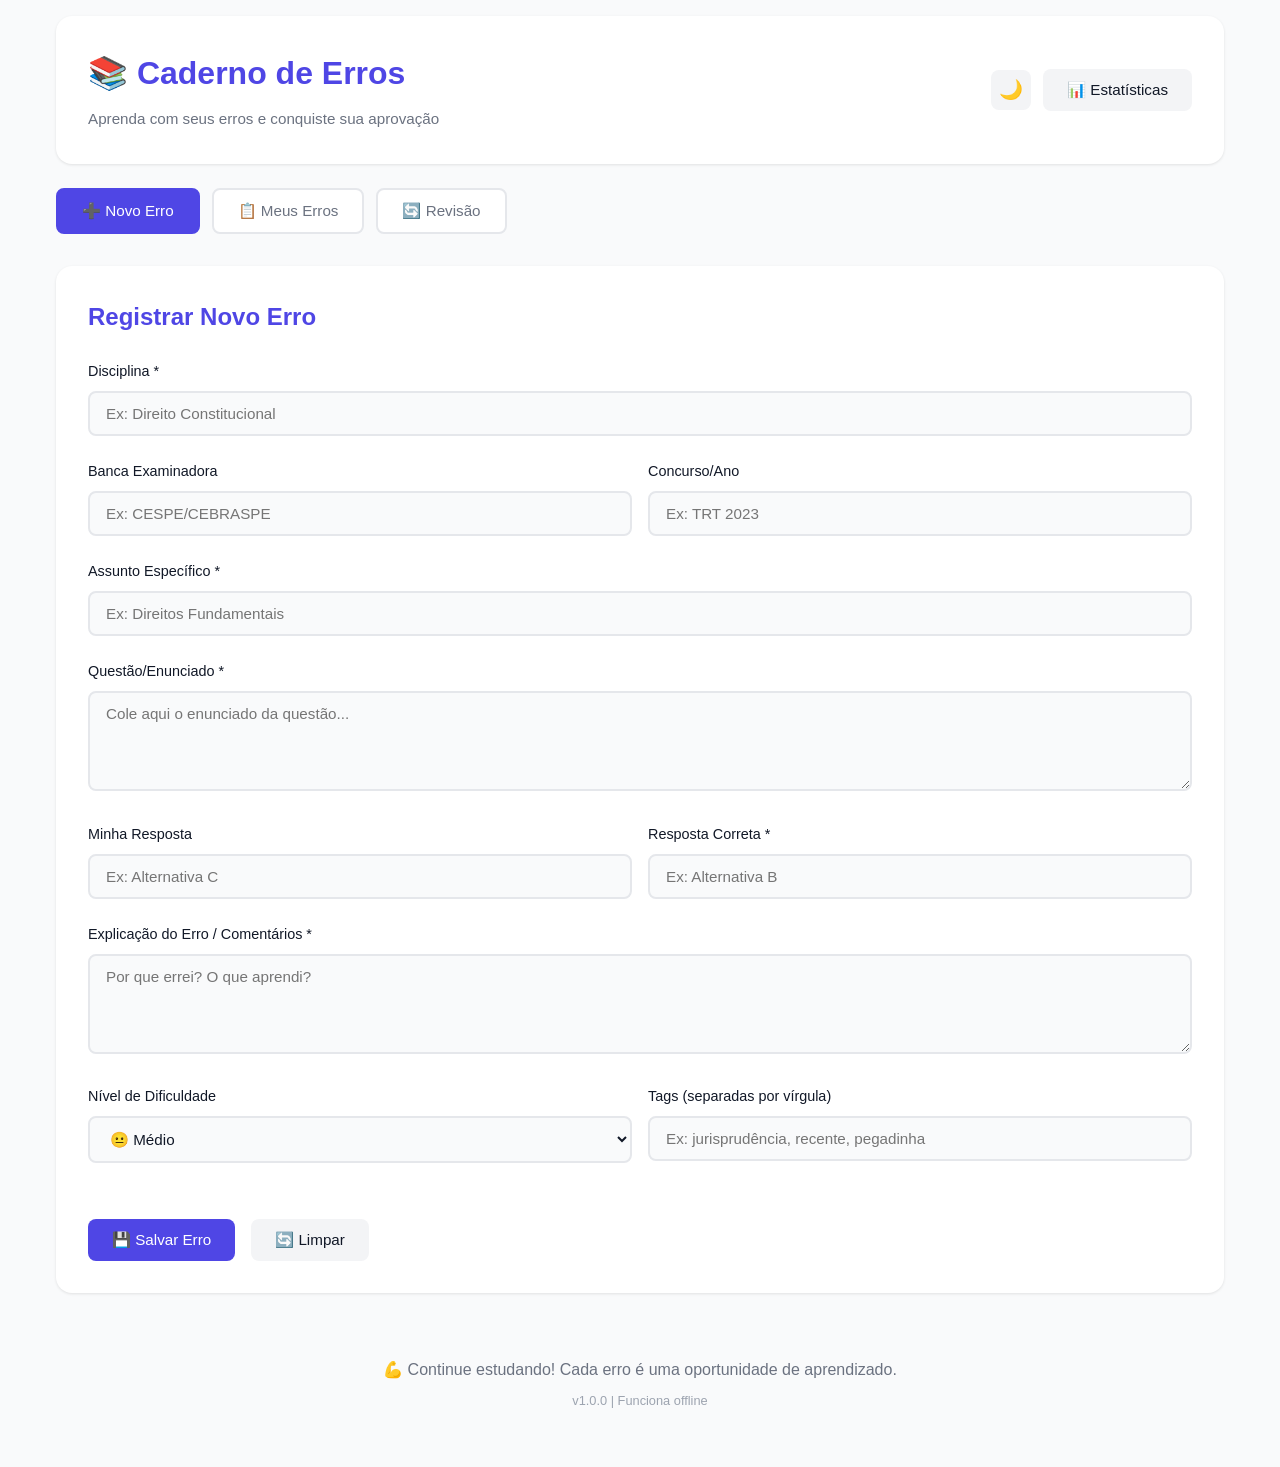
<file: index.html>
<!DOCTYPE html>
<html lang="pt-BR">
<head>
    <meta charset="UTF-8">
    <meta name="viewport" content="width=device-width, initial-scale=1.0">
    <meta name="description" content="Caderno de Erros para Concursos Públicos - Registre e aprenda com seus erros">
    <meta name="theme-color" content="#4F46E5">
    <title>Caderno de Erros - Concursos Públicos</title>
    <link rel="manifest" href="manifest.json">
    <link rel="stylesheet" href="styles.css">
    <link rel="icon" href="data:image/svg+xml,<svg xmlns='http://www.w3.org/2000/svg' viewBox='0 0 100 100'><text y='.9em' font-size='90'>📚</text></svg>">
</head>
<body>
    <div class="container">
        <!-- Cabeçalho -->
        <header class="header">
            <div class="header-content">
                <h1>📚 Caderno de Erros</h1>
                <p class="subtitle">Aprenda com seus erros e conquiste sua aprovação</p>
            </div>
            <div class="header-actions">
                <button id="themeToggle" class="btn-icon" title="Alternar tema">🌙</button>
                <button id="statsBtn" class="btn-secondary">📊 Estatísticas</button>
            </div>
        </header>

        <!-- Status de conexão -->
        <div id="offlineIndicator" class="offline-indicator hidden">
            📡 Modo Offline - Suas alterações serão salvas localmente
        </div>

        <!-- Abas de navegação -->
        <nav class="tabs">
            <button class="tab active" data-tab="cadastro">➕ Novo Erro</button>
            <button class="tab" data-tab="lista">📋 Meus Erros</button>
            <button class="tab" data-tab="revisao">🔄 Revisão</button>
        </nav>

        <!-- Conteúdo das Abas -->
        <main class="main-content">
            
            <!-- Aba: Cadastro de Erro -->
            <section id="cadastro" class="tab-content active">
                <div class="card">
                    <h2>Registrar Novo Erro</h2>
                    <form id="errorForm">
                        <div class="form-group">
                            <label for="disciplina">Disciplina *</label>
                            <input type="text" id="disciplina" list="disciplinasList" required placeholder="Ex: Direito Constitucional">
                            <datalist id="disciplinasList"></datalist>
                        </div>

                        <div class="form-row">
                            <div class="form-group">
                                <label for="banca">Banca Examinadora</label>
                                <input type="text" id="banca" list="bancasList" placeholder="Ex: CESPE/CEBRASPE">
                                <datalist id="bancasList"></datalist>
                            </div>

                            <div class="form-group">
                                <label for="concurso">Concurso/Ano</label>
                                <input type="text" id="concurso" placeholder="Ex: TRT 2023">
                            </div>
                        </div>

                        <div class="form-group">
                            <label for="assunto">Assunto Específico *</label>
                            <input type="text" id="assunto" required placeholder="Ex: Direitos Fundamentais">
                        </div>

                        <div class="form-group">
                            <label for="questao">Questão/Enunciado *</label>
                            <textarea id="questao" rows="4" required placeholder="Cole aqui o enunciado da questão..."></textarea>
                        </div>

                        <div class="form-row">
                            <div class="form-group">
                                <label for="minhaResposta">Minha Resposta</label>
                                <input type="text" id="minhaResposta" placeholder="Ex: Alternativa C">
                            </div>

                            <div class="form-group">
                                <label for="respostaCorreta">Resposta Correta *</label>
                                <input type="text" id="respostaCorreta" required placeholder="Ex: Alternativa B">
                            </div>
                        </div>

                        <div class="form-group">
                            <label for="explicacao">Explicação do Erro / Comentários *</label>
                            <textarea id="explicacao" rows="4" required placeholder="Por que errei? O que aprendi?"></textarea>
                        </div>

                        <div class="form-row">
                            <div class="form-group">
                                <label for="dificuldade">Nível de Dificuldade</label>
                                <select id="dificuldade">
                                    <option value="facil">😊 Fácil</option>
                                    <option value="medio" selected>😐 Médio</option>
                                    <option value="dificil">😰 Difícil</option>
                                </select>
                            </div>

                            <div class="form-group">
                                <label for="tags">Tags (separadas por vírgula)</label>
                                <input type="text" id="tags" placeholder="Ex: jurisprudência, recente, pegadinha">
                            </div>
                        </div>

                        <div class="form-actions">
                            <button type="submit" class="btn-primary">💾 Salvar Erro</button>
                            <button type="reset" class="btn-secondary">🔄 Limpar</button>
                        </div>
                    </form>
                </div>
            </section>

            <!-- Aba: Lista de Erros -->
            <section id="lista" class="tab-content">
                <div class="card">
                    <div class="lista-header">
                        <h2>Meus Erros Cadastrados</h2>
                        <div class="counter">
                            <span id="errorCount">0</span> erros registrados
                        </div>
                    </div>

                    <!-- Filtros -->
                    <div class="filters">
                        <input type="text" id="searchInput" class="search-input" placeholder="🔍 Buscar por disciplina, assunto, banca...">
                        
                        <div class="filter-row">
                            <select id="filterDisciplina" class="filter-select">
                                <option value="">Todas as Disciplinas</option>
                            </select>

                            <select id="filterBanca" class="filter-select">
                                <option value="">Todas as Bancas</option>
                            </select>

                            <select id="filterDificuldade" class="filter-select">
                                <option value="">Todas as Dificuldades</option>
                                <option value="facil">😊 Fácil</option>
                                <option value="medio">😐 Médio</option>
                                <option value="dificil">😰 Difícil</option>
                            </select>

                            <select id="sortBy" class="filter-select">
                                <option value="recent">Mais Recentes</option>
                                <option value="oldest">Mais Antigos</option>
                                <option value="disciplina">Por Disciplina</option>
                                <option value="dificuldade">Por Dificuldade</option>
                            </select>
                        </div>
                    </div>

                    <!-- Lista de erros -->
                    <div id="errorsList" class="errors-list">
                        <div class="empty-state">
                            <div class="empty-icon">📝</div>
                            <h3>Nenhum erro cadastrado ainda</h3>
                            <p>Comece registrando seus erros para aprender com eles!</p>
                        </div>
                    </div>
                </div>
            </section>

            <!-- Aba: Revisão -->
            <section id="revisao" class="tab-content">
                <div class="card">
                    <h2>Modo Revisão</h2>
                    <p class="info-text">Revise seus erros de forma aleatória para fixar o conteúdo</p>
                    
                    <div id="revisaoContainer">
                        <div class="empty-state">
                            <div class="empty-icon">🔄</div>
                            <h3>Cadastre alguns erros primeiro</h3>
                            <p>A revisão ficará disponível quando você tiver erros cadastrados</p>
                        </div>
                    </div>

                    <div id="revisaoCard" class="revisao-card hidden">
                        <div class="revisao-header">
                            <span class="revisao-counter"><span id="revisaoIndex">1</span>/<span id="revisaoTotal">0</span></span>
                            <button id="shuffleBtn" class="btn-icon" title="Embaralhar">🔀</button>
                        </div>

                        <div class="revisao-info">
                            <span class="badge" id="revisaoDisciplina">Disciplina</span>
                            <span class="badge" id="revisaoAssunto">Assunto</span>
                            <span class="badge-dificuldade" id="revisaoDificuldade">😐</span>
                        </div>

                        <div class="revisao-content">
                            <h3>Questão:</h3>
                            <div class="revisao-questao" id="revisaoQuestao"></div>

                            <div class="revisao-resposta hidden" id="revisaoRespostaDiv">
                                <h3>Sua Resposta:</h3>
                                <p id="revisaoMinhaResposta" class="resposta-errada"></p>

                                <h3>Resposta Correta:</h3>
                                <p id="revisaoRespostaCorreta" class="resposta-certa"></p>

                                <h3>Explicação:</h3>
                                <p id="revisaoExplicacao"></p>
                            </div>
                        </div>

                        <div class="revisao-actions">
                            <button id="showAnswerBtn" class="btn-primary">👁️ Mostrar Resposta</button>
                            <button id="nextErrorBtn" class="btn-secondary hidden">➡️ Próximo Erro</button>
                        </div>
                    </div>
                </div>
            </section>

        </main>

        <!-- Modal de Estatísticas -->
        <div id="statsModal" class="modal hidden">
            <div class="modal-content">
                <div class="modal-header">
                    <h2>📊 Estatísticas de Estudo</h2>
                    <button class="modal-close" id="closeStatsModal">✕</button>
                </div>
                <div class="modal-body" id="statsContent">
                    <!-- Conteúdo será gerado dinamicamente -->
                </div>
            </div>
        </div>

        <!-- Modal de Detalhes do Erro -->
        <div id="detailsModal" class="modal hidden">
            <div class="modal-content">
                <div class="modal-header">
                    <h2>Detalhes do Erro</h2>
                    <button class="modal-close" id="closeDetailsModal">✕</button>
                </div>
                <div class="modal-body" id="detailsContent">
                    <!-- Conteúdo será gerado dinamicamente -->
                </div>
            </div>
        </div>

        <!-- Footer -->
        <footer class="footer">
            <p>💪 Continue estudando! Cada erro é uma oportunidade de aprendizado.</p>
            <p class="version">v1.0.0 | Funciona offline</p>
        </footer>
    </div>

    <script src="app.js"></script>
    <script src="sw-register.js"></script>
</body>
</html>
</file>
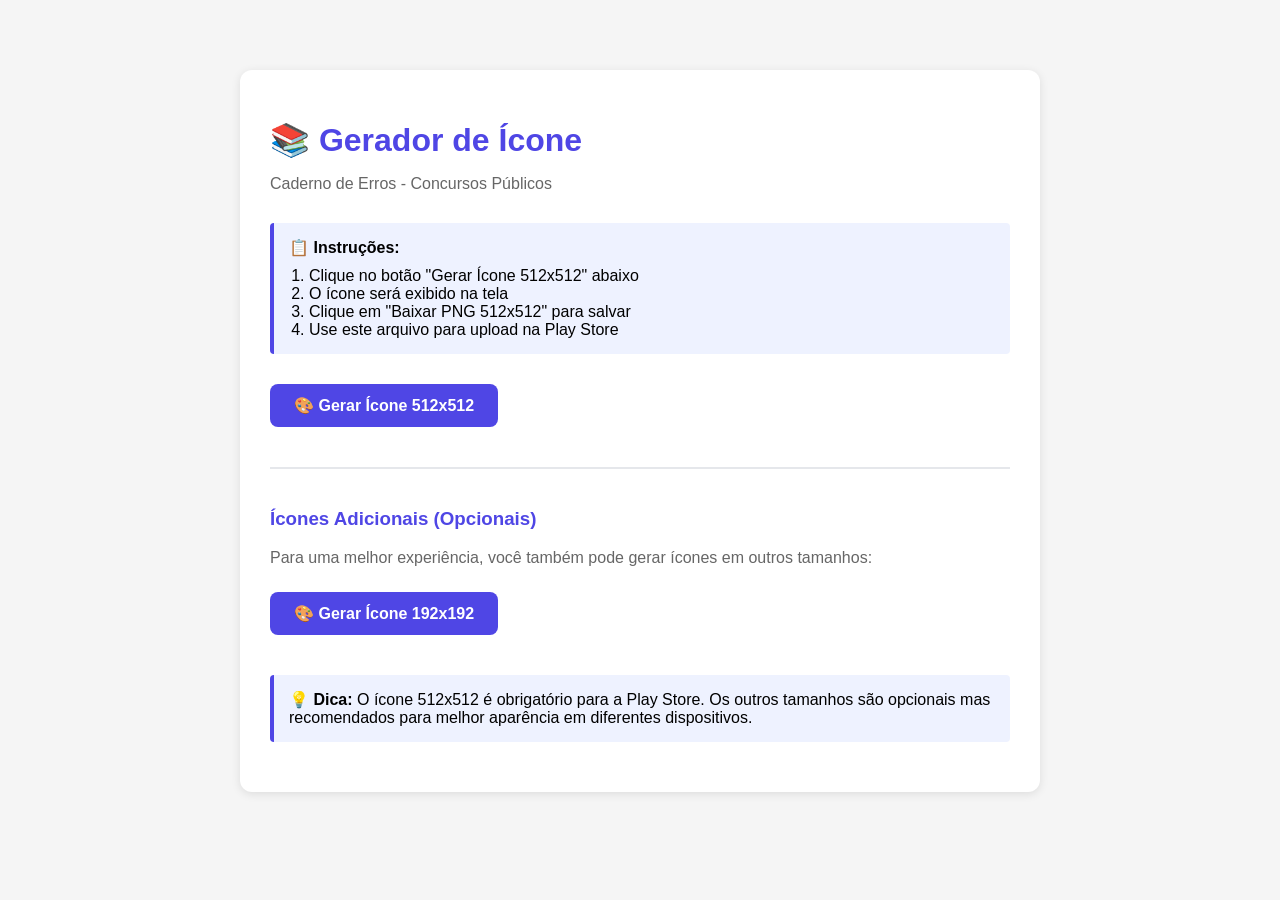
<file: gerar-icone-512.html>
<!DOCTYPE html>
<html lang="pt-BR">
<head>
    <meta charset="UTF-8">
    <meta name="viewport" content="width=device-width, initial-scale=1.0">
    <title>Gerar Ícone 512x512 - Caderno de Erros</title>
    <style>
        body {
            font-family: -apple-system, BlinkMacSystemFont, 'Segoe UI', Arial, sans-serif;
            max-width: 800px;
            margin: 50px auto;
            padding: 20px;
            background: #f5f5f5;
        }
        .container {
            background: white;
            padding: 30px;
            border-radius: 12px;
            box-shadow: 0 2px 10px rgba(0,0,0,0.1);
        }
        h1 {
            color: #4F46E5;
            margin-bottom: 10px;
        }
        .subtitle {
            color: #666;
            margin-bottom: 30px;
        }
        canvas {
            border: 2px solid #e5e7eb;
            border-radius: 8px;
            margin: 20px 0;
            display: block;
        }
        button {
            background: #4F46E5;
            color: white;
            border: none;
            padding: 12px 24px;
            border-radius: 8px;
            font-size: 16px;
            font-weight: 600;
            cursor: pointer;
            margin: 10px 10px 10px 0;
        }
        button:hover {
            background: #4338CA;
        }
        .info {
            background: #EEF2FF;
            border-left: 4px solid #4F46E5;
            padding: 15px;
            margin: 20px 0;
            border-radius: 4px;
        }
        .success {
            background: #D1FAE5;
            border-left: 4px solid #10B981;
            padding: 15px;
            margin: 20px 0;
            border-radius: 4px;
            display: none;
        }
        .preview {
            display: flex;
            gap: 20px;
            margin: 20px 0;
            flex-wrap: wrap;
        }
        .preview-item {
            text-align: center;
        }
        .preview-item img {
            border: 1px solid #e5e7eb;
            border-radius: 8px;
        }
        .preview-item p {
            margin-top: 8px;
            color: #666;
            font-size: 14px;
        }
    </style>
</head>
<body>
    <div class="container">
        <h1>📚 Gerador de Ícone</h1>
        <p class="subtitle">Caderno de Erros - Concursos Públicos</p>
        
        <div class="info">
            <strong>📋 Instruções:</strong>
            <ol style="margin: 10px 0 0 0; padding-left: 20px;">
                <li>Clique no botão "Gerar Ícone 512x512" abaixo</li>
                <li>O ícone será exibido na tela</li>
                <li>Clique em "Baixar PNG 512x512" para salvar</li>
                <li>Use este arquivo para upload na Play Store</li>
            </ol>
        </div>

        <button onclick="gerarIcone512()">🎨 Gerar Ícone 512x512</button>
        <button onclick="baixarIcone(512)" style="display: none;" id="btn-baixar-512">💾 Baixar PNG 512x512</button>
        
        <canvas id="canvas512" width="512" height="512" style="display: none;"></canvas>
        
        <div class="success" id="success">
            ✅ Ícone gerado com sucesso! Clique no botão "Baixar" para salvar.
        </div>

        <div class="preview" id="preview" style="display: none;">
            <div class="preview-item">
                <img id="preview-512" width="192" height="192" alt="Preview 512x512">
                <p>Preview (512x512)</p>
            </div>
            <div class="preview-item">
                <img id="preview-192" width="192" height="192" alt="Preview redimensionado">
                <p>Visualização final</p>
            </div>
        </div>

        <div style="margin-top: 30px; padding-top: 20px; border-top: 2px solid #e5e7eb;">
            <h3 style="color: #4F46E5;">Ícones Adicionais (Opcionais)</h3>
            <p style="color: #666; margin-bottom: 15px;">Para uma melhor experiência, você também pode gerar ícones em outros tamanhos:</p>
            
            <button onclick="gerarIcone192()">🎨 Gerar Ícone 192x192</button>
            <button onclick="baixarIcone(192)" style="display: none;" id="btn-baixar-192">💾 Baixar PNG 192x192</button>
            <canvas id="canvas192" width="192" height="192" style="display: none;"></canvas>
        </div>

        <div class="info" style="margin-top: 30px;">
            <strong>💡 Dica:</strong> O ícone 512x512 é obrigatório para a Play Store. Os outros tamanhos são opcionais mas recomendados para melhor aparência em diferentes dispositivos.
        </div>
    </div>

    <script>
        function desenharIcone(canvas, tamanho) {
            const ctx = canvas.getContext('2d');
            
            // Fundo roxo (cor do tema)
            ctx.fillStyle = '#4F46E5';
            ctx.fillRect(0, 0, tamanho, tamanho);
            
            // Bordas arredondadas (efeito visual)
            const raio = tamanho * 0.15;
            ctx.clearRect(0, 0, tamanho, tamanho);
            ctx.beginPath();
            ctx.roundRect(0, 0, tamanho, tamanho, raio);
            ctx.fillStyle = '#4F46E5';
            ctx.fill();
            
            // Emoji de livros centralizado e maior
            const emojiSize = tamanho * 0.55;
            ctx.font = `${emojiSize}px serif`;
            ctx.textAlign = 'center';
            ctx.textBaseline = 'middle';
            ctx.fillText('📚', tamanho / 2, tamanho / 2);
            
            // Adicionar um círculo branco semi-transparente ao fundo do emoji para destaque
            ctx.globalCompositeOperation = 'destination-over';
            ctx.beginPath();
            ctx.arc(tamanho / 2, tamanho / 2, tamanho * 0.35, 0, Math.PI * 2);
            ctx.fillStyle = 'rgba(255, 255, 255, 0.15)';
            ctx.fill();
            ctx.globalCompositeOperation = 'source-over';
            
            // Texto decorativo opcional (comentado, descomente se quiser)
            // ctx.fillStyle = 'white';
            // ctx.font = `bold ${tamanho * 0.08}px sans-serif`;
            // ctx.textAlign = 'center';
            // ctx.fillText('ERROS', tamanho / 2, tamanho * 0.85);
        }

        function gerarIcone512() {
            const canvas = document.getElementById('canvas512');
            desenharIcone(canvas, 512);
            canvas.style.display = 'block';
            document.getElementById('btn-baixar-512').style.display = 'inline-block';
            document.getElementById('success').style.display = 'block';
            
            // Mostrar preview
            document.getElementById('preview').style.display = 'flex';
            document.getElementById('preview-512').src = canvas.toDataURL();
            document.getElementById('preview-192').src = canvas.toDataURL();
        }

        function gerarIcone192() {
            const canvas = document.getElementById('canvas192');
            desenharIcone(canvas, 192);
            canvas.style.display = 'block';
            document.getElementById('btn-baixar-192').style.display = 'inline-block';
        }

        function baixarIcone(tamanho) {
            const canvas = document.getElementById(`canvas${tamanho}`);
            const link = document.createElement('a');
            link.download = `icon-${tamanho}x${tamanho}.png`;
            link.href = canvas.toDataURL('image/png');
            link.click();
        }

        // Suporte para navegadores antigos (roundRect)
        if (!CanvasRenderingContext2D.prototype.roundRect) {
            CanvasRenderingContext2D.prototype.roundRect = function(x, y, width, height, radius) {
                this.moveTo(x + radius, y);
                this.lineTo(x + width - radius, y);
                this.quadraticCurveTo(x + width, y, x + width, y + radius);
                this.lineTo(x + width, y + height - radius);
                this.quadraticCurveTo(x + width, y + height, x + width - radius, y + height);
                this.lineTo(x + radius, y + height);
                this.quadraticCurveTo(x, y + height, x, y + height - radius);
                this.lineTo(x, y + radius);
                this.quadraticCurveTo(x, y, x + radius, y);
                this.closePath();
            };
        }
    </script>
</body>
</html>
</file>
<file: styles.css>
/* ==========================================
   VARIÁVEIS E RESET
   ========================================== */

:root {
    /* Cores - Tema Claro */
    --primary: #4F46E5;
    --primary-dark: #4338CA;
    --primary-light: #818CF8;
    --secondary: #10B981;
    --danger: #EF4444;
    --warning: #F59E0B;
    --info: #3B82F6;
    
    --bg-primary: #FFFFFF;
    --bg-secondary: #F9FAFB;
    --bg-tertiary: #F3F4F6;
    --text-primary: #111827;
    --text-secondary: #6B7280;
    --text-tertiary: #9CA3AF;
    
    --border: #E5E7EB;
    --shadow: rgba(0, 0, 0, 0.1);
    --shadow-lg: rgba(0, 0, 0, 0.15);
    
    /* Espaçamentos */
    --spacing-xs: 0.5rem;
    --spacing-sm: 0.75rem;
    --spacing-md: 1rem;
    --spacing-lg: 1.5rem;
    --spacing-xl: 2rem;
    
    /* Bordas */
    --radius-sm: 0.375rem;
    --radius-md: 0.5rem;
    --radius-lg: 0.75rem;
    --radius-xl: 1rem;
    
    /* Transições */
    --transition: all 0.2s ease;
}

[data-theme="dark"] {
    --primary: #6366F1;
    --primary-dark: #4F46E5;
    --primary-light: #818CF8;
    
    --bg-primary: #1F2937;
    --bg-secondary: #111827;
    --bg-tertiary: #374151;
    --text-primary: #F9FAFB;
    --text-secondary: #D1D5DB;
    --text-tertiary: #9CA3AF;
    
    --border: #374151;
    --shadow: rgba(0, 0, 0, 0.3);
    --shadow-lg: rgba(0, 0, 0, 0.5);
}

* {
    margin: 0;
    padding: 0;
    box-sizing: border-box;
}

/* ==========================================
   ESTILOS GLOBAIS
   ========================================== */

body {
    font-family: -apple-system, BlinkMacSystemFont, 'Segoe UI', Roboto, 'Helvetica Neue', Arial, sans-serif;
    background: var(--bg-secondary);
    color: var(--text-primary);
    line-height: 1.6;
    transition: var(--transition);
}

.container {
    max-width: 1200px;
    margin: 0 auto;
    padding: var(--spacing-md);
}

/* ==========================================
   CABEÇALHO
   ========================================== */

.header {
    background: var(--bg-primary);
    border-radius: var(--radius-xl);
    padding: var(--spacing-xl);
    margin-bottom: var(--spacing-lg);
    box-shadow: 0 1px 3px var(--shadow);
    display: flex;
    justify-content: space-between;
    align-items: center;
    gap: var(--spacing-lg);
    flex-wrap: wrap;
}

.header-content h1 {
    font-size: 2rem;
    color: var(--primary);
    margin-bottom: var(--spacing-xs);
}

.subtitle {
    color: var(--text-secondary);
    font-size: 0.95rem;
}

.header-actions {
    display: flex;
    gap: var(--spacing-sm);
    align-items: center;
}

/* ==========================================
   INDICADOR OFFLINE
   ========================================== */

.offline-indicator {
    background: var(--warning);
    color: white;
    padding: var(--spacing-sm) var(--spacing-md);
    border-radius: var(--radius-md);
    text-align: center;
    margin-bottom: var(--spacing-lg);
    font-size: 0.9rem;
    animation: slideDown 0.3s ease;
}

.offline-indicator.hidden {
    display: none;
}

@keyframes slideDown {
    from {
        opacity: 0;
        transform: translateY(-10px);
    }
    to {
        opacity: 1;
        transform: translateY(0);
    }
}

/* ==========================================
   ABAS DE NAVEGAÇÃO
   ========================================== */

.tabs {
    display: flex;
    gap: var(--spacing-sm);
    margin-bottom: var(--spacing-lg);
    overflow-x: auto;
    padding-bottom: var(--spacing-xs);
}

.tab {
    background: var(--bg-primary);
    border: 2px solid var(--border);
    color: var(--text-secondary);
    padding: var(--spacing-sm) var(--spacing-lg);
    border-radius: var(--radius-md);
    cursor: pointer;
    font-size: 0.95rem;
    font-weight: 500;
    transition: var(--transition);
    white-space: nowrap;
}

.tab:hover {
    border-color: var(--primary-light);
    color: var(--primary);
}

.tab.active {
    background: var(--primary);
    border-color: var(--primary);
    color: white;
}

/* ==========================================
   CONTEÚDO DAS ABAS
   ========================================== */

.main-content {
    min-height: 60vh;
}

.tab-content {
    display: none;
    animation: fadeIn 0.3s ease;
}

.tab-content.active {
    display: block;
}

@keyframes fadeIn {
    from {
        opacity: 0;
        transform: translateY(10px);
    }
    to {
        opacity: 1;
        transform: translateY(0);
    }
}

/* ==========================================
   CARDS
   ========================================== */

.card {
    background: var(--bg-primary);
    border-radius: var(--radius-xl);
    padding: var(--spacing-xl);
    box-shadow: 0 1px 3px var(--shadow);
}

.card h2 {
    color: var(--primary);
    margin-bottom: var(--spacing-lg);
    font-size: 1.5rem;
}

/* ==========================================
   FORMULÁRIO
   ========================================== */

.form-group {
    margin-bottom: var(--spacing-lg);
    flex: 1;
    min-width: 200px;
}

.form-row {
    display: flex;
    gap: var(--spacing-md);
    flex-wrap: wrap;
}

label {
    display: block;
    margin-bottom: var(--spacing-xs);
    color: var(--text-primary);
    font-weight: 500;
    font-size: 0.9rem;
}

input[type="text"],
input[type="email"],
select,
textarea {
    width: 100%;
    padding: var(--spacing-sm) var(--spacing-md);
    border: 2px solid var(--border);
    border-radius: var(--radius-md);
    background: var(--bg-secondary);
    color: var(--text-primary);
    font-size: 0.95rem;
    transition: var(--transition);
    font-family: inherit;
}

input:focus,
select:focus,
textarea:focus {
    outline: none;
    border-color: var(--primary);
    box-shadow: 0 0 0 3px rgba(79, 70, 229, 0.1);
}

textarea {
    resize: vertical;
    min-height: 100px;
}

/* ==========================================
   BOTÕES
   ========================================== */

button {
    border: none;
    cursor: pointer;
    font-family: inherit;
    font-size: 0.95rem;
    font-weight: 500;
    transition: var(--transition);
    border-radius: var(--radius-md);
}

.btn-primary {
    background: var(--primary);
    color: white;
    padding: var(--spacing-sm) var(--spacing-lg);
}

.btn-primary:hover {
    background: var(--primary-dark);
    transform: translateY(-1px);
    box-shadow: 0 4px 6px var(--shadow);
}

.btn-primary:active {
    transform: translateY(0);
}

.btn-secondary {
    background: var(--bg-tertiary);
    color: var(--text-primary);
    padding: var(--spacing-sm) var(--spacing-lg);
}

.btn-secondary:hover {
    background: var(--border);
}

.btn-icon {
    background: var(--bg-tertiary);
    color: var(--text-primary);
    padding: var(--spacing-sm);
    width: 40px;
    height: 40px;
    display: flex;
    align-items: center;
    justify-content: center;
    font-size: 1.2rem;
}

.btn-icon:hover {
    background: var(--border);
    transform: scale(1.05);
}

.btn-danger {
    background: var(--danger);
    color: white;
    padding: var(--spacing-xs) var(--spacing-md);
    font-size: 0.85rem;
}

.btn-danger:hover {
    background: #DC2626;
}

.btn-success {
    background: var(--secondary);
    color: white;
    padding: var(--spacing-xs) var(--spacing-md);
    font-size: 0.85rem;
}

.btn-success:hover {
    background: #059669;
}

.form-actions {
    display: flex;
    gap: var(--spacing-md);
    margin-top: var(--spacing-xl);
    flex-wrap: wrap;
}

/* ==========================================
   LISTA DE ERROS
   ========================================== */

.lista-header {
    display: flex;
    justify-content: space-between;
    align-items: center;
    margin-bottom: var(--spacing-lg);
    flex-wrap: wrap;
    gap: var(--spacing-md);
}

.counter {
    background: var(--primary-light);
    color: white;
    padding: var(--spacing-xs) var(--spacing-md);
    border-radius: var(--radius-md);
    font-weight: 500;
    font-size: 0.9rem;
}

.counter span {
    font-weight: 700;
    font-size: 1.1rem;
}

/* Filtros */
.filters {
    margin-bottom: var(--spacing-lg);
}

.search-input {
    width: 100%;
    margin-bottom: var(--spacing-md);
}

.filter-row {
    display: grid;
    grid-template-columns: repeat(auto-fit, minmax(200px, 1fr));
    gap: var(--spacing-sm);
}

.filter-select {
    width: 100%;
}

/* Cards de erro */
.errors-list {
    display: grid;
    gap: var(--spacing-md);
}

.error-card {
    background: var(--bg-secondary);
    border: 2px solid var(--border);
    border-radius: var(--radius-lg);
    padding: var(--spacing-lg);
    transition: var(--transition);
    cursor: pointer;
}

.error-card:hover {
    border-color: var(--primary);
    box-shadow: 0 4px 6px var(--shadow);
    transform: translateY(-2px);
}

.error-header {
    display: flex;
    justify-content: space-between;
    align-items: flex-start;
    margin-bottom: var(--spacing-md);
    gap: var(--spacing-md);
}

.error-title {
    flex: 1;
}

.error-title h3 {
    color: var(--primary);
    font-size: 1.1rem;
    margin-bottom: var(--spacing-xs);
}

.error-meta {
    color: var(--text-secondary);
    font-size: 0.85rem;
}

.error-actions {
    display: flex;
    gap: var(--spacing-xs);
}

.error-content {
    margin-bottom: var(--spacing-md);
}

.error-preview {
    color: var(--text-secondary);
    font-size: 0.9rem;
    margin-bottom: var(--spacing-sm);
    display: -webkit-box;
    -webkit-line-clamp: 2;
    -webkit-box-orient: vertical;
    overflow: hidden;
}

.error-footer {
    display: flex;
    gap: var(--spacing-xs);
    flex-wrap: wrap;
}

/* Badges */
.badge {
    display: inline-block;
    background: var(--bg-tertiary);
    color: var(--text-secondary);
    padding: 0.25rem 0.75rem;
    border-radius: var(--radius-sm);
    font-size: 0.8rem;
    font-weight: 500;
}

.badge-primary {
    background: var(--primary-light);
    color: white;
}

.badge-dificuldade {
    font-size: 1.2rem;
    padding: 0.25rem 0.5rem;
}

.tag {
    background: var(--info);
    color: white;
    padding: 0.25rem 0.5rem;
    border-radius: var(--radius-sm);
    font-size: 0.75rem;
}

/* Estado vazio */
.empty-state {
    text-align: center;
    padding: var(--spacing-xl) var(--spacing-md);
    color: var(--text-secondary);
}

.empty-icon {
    font-size: 4rem;
    margin-bottom: var(--spacing-md);
    opacity: 0.5;
}

.empty-state h3 {
    color: var(--text-primary);
    margin-bottom: var(--spacing-sm);
}

/* ==========================================
   MODO REVISÃO
   ========================================== */

.info-text {
    color: var(--text-secondary);
    margin-bottom: var(--spacing-lg);
}

.revisao-card {
    background: var(--bg-secondary);
    border: 2px solid var(--primary);
    border-radius: var(--radius-lg);
    padding: var(--spacing-xl);
    margin-top: var(--spacing-lg);
}

.revisao-header {
    display: flex;
    justify-content: space-between;
    align-items: center;
    margin-bottom: var(--spacing-lg);
}

.revisao-counter {
    background: var(--primary);
    color: white;
    padding: var(--spacing-xs) var(--spacing-md);
    border-radius: var(--radius-md);
    font-weight: 600;
}

.revisao-info {
    display: flex;
    gap: var(--spacing-xs);
    flex-wrap: wrap;
    margin-bottom: var(--spacing-lg);
}

.revisao-content {
    margin-bottom: var(--spacing-lg);
}

.revisao-content h3 {
    color: var(--primary);
    margin-top: var(--spacing-lg);
    margin-bottom: var(--spacing-sm);
    font-size: 1rem;
}

.revisao-questao {
    background: var(--bg-primary);
    padding: var(--spacing-lg);
    border-radius: var(--radius-md);
    border-left: 4px solid var(--primary);
    margin-bottom: var(--spacing-md);
    white-space: pre-wrap;
}

.revisao-resposta {
    margin-top: var(--spacing-lg);
    padding-top: var(--spacing-lg);
    border-top: 2px solid var(--border);
    animation: fadeIn 0.3s ease;
}

.resposta-errada {
    background: rgba(239, 68, 68, 0.1);
    color: var(--danger);
    padding: var(--spacing-md);
    border-radius: var(--radius-md);
    border-left: 4px solid var(--danger);
    font-weight: 500;
}

.resposta-certa {
    background: rgba(16, 185, 129, 0.1);
    color: var(--secondary);
    padding: var(--spacing-md);
    border-radius: var(--radius-md);
    border-left: 4px solid var(--secondary);
    font-weight: 500;
}

.revisao-explicacao {
    background: var(--bg-primary);
    padding: var(--spacing-lg);
    border-radius: var(--radius-md);
    white-space: pre-wrap;
}

.revisao-actions {
    display: flex;
    gap: var(--spacing-md);
    justify-content: center;
}

/* ==========================================
   MODAIS
   ========================================== */

.modal {
    display: flex;
    position: fixed;
    top: 0;
    left: 0;
    width: 100%;
    height: 100%;
    background: rgba(0, 0, 0, 0.5);
    z-index: 1000;
    align-items: center;
    justify-content: center;
    padding: var(--spacing-md);
    backdrop-filter: blur(4px);
    animation: fadeIn 0.2s ease;
}

.modal.hidden {
    display: none;
}

.modal-content {
    background: var(--bg-primary);
    border-radius: var(--radius-xl);
    max-width: 800px;
    width: 100%;
    max-height: 90vh;
    overflow-y: auto;
    box-shadow: 0 20px 25px var(--shadow-lg);
    animation: slideUp 0.3s ease;
}

@keyframes slideUp {
    from {
        opacity: 0;
        transform: translateY(20px);
    }
    to {
        opacity: 1;
        transform: translateY(0);
    }
}

.modal-header {
    display: flex;
    justify-content: space-between;
    align-items: center;
    padding: var(--spacing-xl);
    border-bottom: 2px solid var(--border);
}

.modal-header h2 {
    margin: 0;
}

.modal-close {
    background: transparent;
    color: var(--text-secondary);
    font-size: 1.5rem;
    padding: var(--spacing-xs);
    line-height: 1;
}

.modal-close:hover {
    color: var(--danger);
}

.modal-body {
    padding: var(--spacing-xl);
}

/* Estatísticas */
.stats-grid {
    display: grid;
    grid-template-columns: repeat(auto-fit, minmax(200px, 1fr));
    gap: var(--spacing-md);
    margin-bottom: var(--spacing-xl);
}

.stat-card {
    background: var(--bg-secondary);
    padding: var(--spacing-lg);
    border-radius: var(--radius-lg);
    text-align: center;
}

.stat-value {
    font-size: 2.5rem;
    font-weight: 700;
    color: var(--primary);
    margin-bottom: var(--spacing-xs);
}

.stat-label {
    color: var(--text-secondary);
    font-size: 0.9rem;
}

.stats-section {
    margin-bottom: var(--spacing-xl);
}

.stats-section h3 {
    color: var(--primary);
    margin-bottom: var(--spacing-md);
}

.stats-list {
    display: grid;
    gap: var(--spacing-sm);
}

.stats-item {
    background: var(--bg-secondary);
    padding: var(--spacing-md);
    border-radius: var(--radius-md);
    display: flex;
    justify-content: space-between;
    align-items: center;
}

.stats-item-label {
    font-weight: 500;
}

.stats-item-value {
    background: var(--primary);
    color: white;
    padding: 0.25rem 0.75rem;
    border-radius: var(--radius-sm);
    font-weight: 600;
}

/* ==========================================
   FOOTER
   ========================================== */

.footer {
    text-align: center;
    padding: var(--spacing-xl) var(--spacing-md);
    color: var(--text-secondary);
    margin-top: var(--spacing-xl);
}

.footer p {
    margin-bottom: var(--spacing-xs);
}

.version {
    font-size: 0.8rem;
    color: var(--text-tertiary);
}

/* ==========================================
   UTILITÁRIOS
   ========================================== */

.hidden {
    display: none !important;
}

.text-center {
    text-align: center;
}

.mt-1 {
    margin-top: var(--spacing-md);
}

.mb-1 {
    margin-bottom: var(--spacing-md);
}

/* ==========================================
   RESPONSIVIDADE
   ========================================== */

@media (max-width: 768px) {
    .container {
        padding: var(--spacing-sm);
    }

    .header {
        padding: var(--spacing-lg);
    }

    .header-content h1 {
        font-size: 1.5rem;
    }

    .card {
        padding: var(--spacing-lg);
    }

    .form-row {
        flex-direction: column;
    }

    .filter-row {
        grid-template-columns: 1fr;
    }

    .error-header {
        flex-direction: column;
    }

    .tabs {
        flex-wrap: nowrap;
        overflow-x: auto;
    }

    .modal-content {
        margin: var(--spacing-sm);
        max-height: calc(100vh - 2rem);
    }

    .stats-grid {
        grid-template-columns: 1fr;
    }

    .stat-value {
        font-size: 2rem;
    }
}

@media (max-width: 480px) {
    .header-content h1 {
        font-size: 1.25rem;
    }

    .tab {
        padding: var(--spacing-xs) var(--spacing-md);
        font-size: 0.85rem;
    }

    .form-actions {
        flex-direction: column;
    }

    .form-actions button {
        width: 100%;
    }

    .revisao-actions {
        flex-direction: column;
    }

    .revisao-actions button {
        width: 100%;
    }
}

/* ==========================================
   IMPRESSÃO
   ========================================== */

@media print {
    .header-actions,
    .tabs,
    .filters,
    .btn-primary,
    .btn-secondary,
    .btn-icon,
    .error-actions,
    .footer {
        display: none !important;
    }

    body {
        background: white;
    }

    .card {
        box-shadow: none;
        border: 1px solid #ccc;
    }
}
</file>
